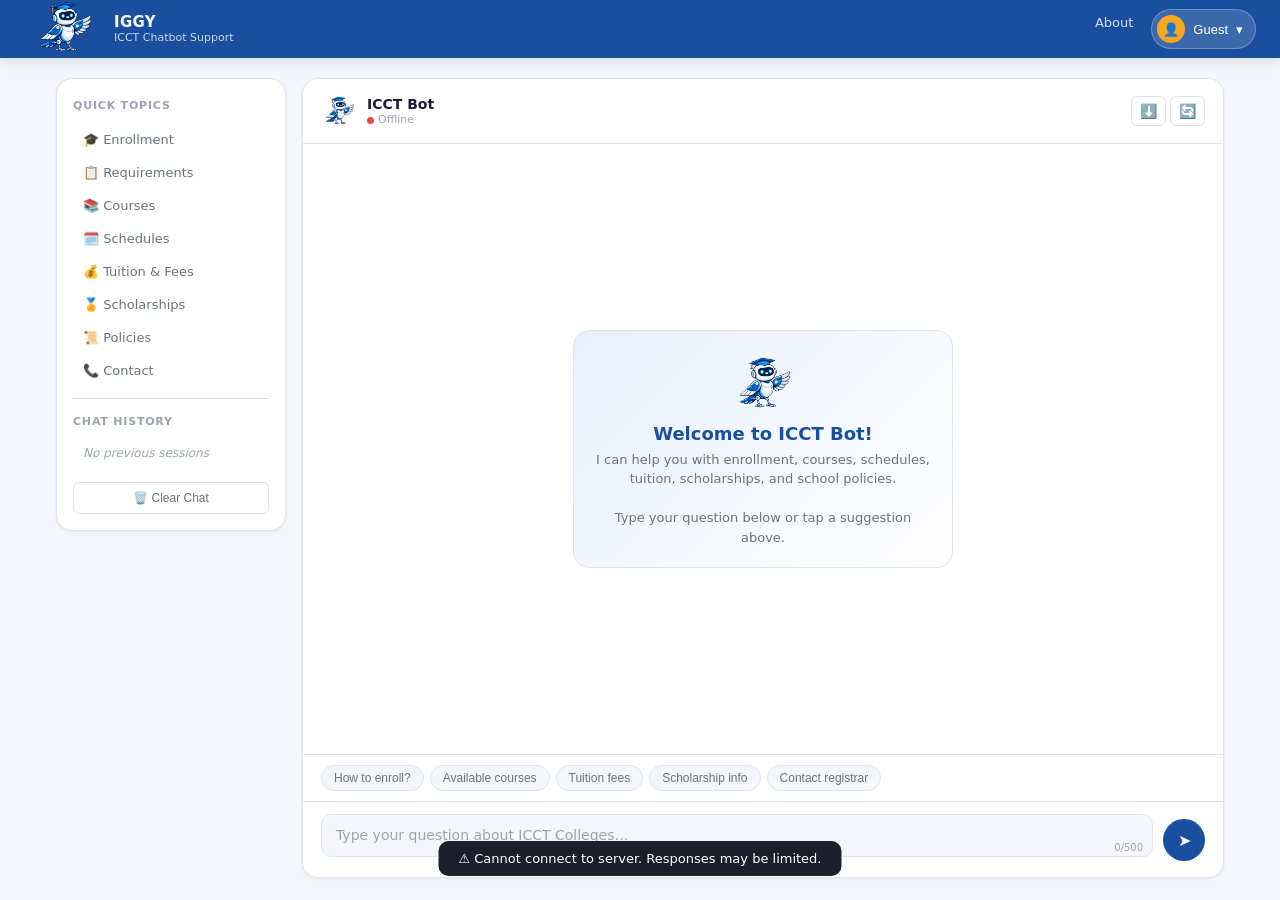
<file: index.html>
<!DOCTYPE html>
<html lang="en">
<head>
  <meta charset="UTF-8" />
  <meta name="viewport" content="width=device-width, initial-scale=1.0"/>
  <title>IGGY – ICCT Chatbot Support</title>
  <link rel="stylesheet" href="css/style.css" />
  <link rel="icon" href="data:image/svg+xml,<svg xmlns='http://www.w3.org/2000/svg' viewBox='0 0 100 100'><text y='.9em' font-size='90'>🎓</text></svg>"/>
</head>
<body>

  <!-- ===== HEADER ===== -->
  <header class="site-header">
  <a href="index.html" class="header-brand" style="text-decoration:none; color:inherit;">
      <img src="Iggy.png" alt="Iggy" class="welcome-icon-img"/>
      <div class="brand-text">
        <span class="brand-name">IGGY</span>
        <span class="brand-tagline">ICCT Chatbot Support</span>
      </div>
    </a>
    <nav class="header-nav">
      <a href="about.html" class="nav-link" data-page="about">About</a>
      <div class="profile-menu" id="profile-menu">
        <button class="profile-btn" id="profile-btn" onclick="ChatApp.toggleProfile()">
          <div class="profile-avatar" id="profile-avatar">👤</div>
          <span id="profile-name">Guest</span> ▾
        </button>
        <div class="profile-dropdown" id="profile-dropdown">
          <div class="profile-card">
            <div class="profile-avatar-lg" id="profile-avatar-lg">👤</div>
            <div class="profile-info">
              <div class="profile-fullname" id="profile-fullname">Guest User</div>
              <div class="profile-email" id="profile-email">—</div>
              <div class="profile-studentid" id="profile-studentid"></div>
            </div>
          </div>
          <div class="profile-divider"></div>
          <button class="profile-logout" onclick="ChatApp.logout()">🚪 Logout</button>
        </div>
      </div>
    </nav>
  </header>

  <!-- ===== MAIN CONTENT ===== -->
  <main class="main-layout">

    <!-- SIDEBAR -->
    <aside class="sidebar">
      <h3 class="sidebar-title">Quick Topics</h3>
      <ul class="topic-list" id="topic-list">
        <li class="topic-item" data-query="How do I enroll at ICCT Colleges?">🎓 Enrollment</li>
        <li class="topic-item" data-query="What are the admission requirements?">📋 Requirements</li>
        <li class="topic-item" data-query="What courses are available at ICCT?">📚 Courses</li>
        <li class="topic-item" data-query="What is the class schedule format?">🗓️ Schedules</li>
        <li class="topic-item" data-query="What are the tuition fees and payment options?">💰 Tuition & Fees</li>
        <li class="topic-item" data-query="What scholarships are available?">🏅 Scholarships</li>
        <li class="topic-item" data-query="What are the school rules and policies?">📜 Policies</li>
        <li class="topic-item" data-query="How do I contact the registrar?">📞 Contact</li>
      </ul>

      <div class="sidebar-divider"></div>

      <h3 class="sidebar-title">Chat History</h3>
      <ul class="history-list" id="history-list">
        <li class="history-empty">No previous sessions</li>
      </ul>

      <button class="clear-btn" id="clear-btn" onclick="ChatApp.clearChat()">
        🗑️ Clear Chat
      </button>
    </aside>

    <!-- CHAT AREA -->
    <section class="chat-container" role="main" aria-label="Chat interface">

      <!-- Chat header -->
      <div class="chat-header">
        <div class="bot-info">
          <img src="Iggy.png" alt="Iggy" class="brand-logo-img"/>
          <div class="bot-details">
            <span class="bot-name">ICCT Bot</span>
            <span class="bot-status" id="bot-status">
              <span class="status-dot"></span> Online
            </span>
          </div>
        </div>
        <div class="chat-actions">
          <button class="icon-btn" onclick="ChatApp.exportChat()" title="Export chat">⬇️</button>
          <button class="icon-btn" onclick="ChatApp.clearChat()" title="New chat">🔄</button>
        </div>
      </div>

      <!-- Messages -->
      <div class="messages-area" id="messages-area" role="log" aria-live="polite" aria-label="Chat messages">
        <!-- Welcome message injected by JS -->
      </div>

      <!-- Suggestions bar -->
      <div class="suggestions-bar" id="suggestions-bar">
        <button class="suggestion-chip" onclick="ChatApp.sendSuggestion(this)">How to enroll?</button>
        <button class="suggestion-chip" onclick="ChatApp.sendSuggestion(this)">Available courses</button>
        <button class="suggestion-chip" onclick="ChatApp.sendSuggestion(this)">Tuition fees</button>
        <button class="suggestion-chip" onclick="ChatApp.sendSuggestion(this)">Scholarship info</button>
        <button class="suggestion-chip" onclick="ChatApp.sendSuggestion(this)">Contact registrar</button>
      </div>

      <!-- Input area -->
      <div class="input-area">
        <div class="input-wrapper">
          <textarea
            id="user-input"
            class="user-input"
            placeholder="Type your question about ICCT Colleges…"
            rows="1"
            maxlength="500"
            aria-label="Type your message"
          ></textarea>
          <span class="char-count" id="char-count">0/500</span>
        </div>
        <button class="send-btn" id="send-btn" aria-label="Send message" onclick="ChatApp.sendMessage()">
          ➤
        </button>
      </div>

    </section>
  </main>

  <!-- ===== TOAST NOTIFICATION ===== -->
  <div class="toast" id="toast" role="alert" aria-live="assertive"></div>

  <style>
    .profile-menu { position: relative; }
    .profile-btn {
      display: flex; align-items: center; gap: 8px;
      background: rgba(255,255,255,.15);
      border: 1px solid rgba(255,255,255,.25);
      color: #fff; border-radius: 20px;
      padding: 5px 12px 5px 5px;
      cursor: pointer; font-size: 13px; font-weight: 500;
      transition: background .18s;
    }
    .profile-btn:hover { background: rgba(255,255,255,.25); }
    .profile-avatar {
      width: 28px; height: 28px; border-radius: 50%;
      background: var(--accent); color: #fff;
      display: flex; align-items: center; justify-content: center;
      font-size: 13px; font-weight: 700;
    }
    .profile-dropdown {
      display: none; position: absolute; right: 0; top: calc(100% + 8px);
      background: #fff; border: 1px solid var(--border);
      border-radius: 12px; box-shadow: 0 8px 24px rgba(0,0,0,.12);
      min-width: 240px; z-index: 200; overflow: hidden;
    }
    .profile-dropdown.open { display: block; }
    .profile-card {
      display: flex; align-items: center; gap: 12px; padding: 16px;
    }
    .profile-avatar-lg {
      width: 48px; height: 48px; border-radius: 50%;
      background: var(--primary); color: #fff;
      display: flex; align-items: center; justify-content: center;
      font-size: 20px; font-weight: 700; flex-shrink: 0;
    }
    .profile-info { display: flex; flex-direction: column; gap: 2px; min-width: 0; }
    .profile-fullname { font-size: 14px; font-weight: 700; color: var(--text); }
    .profile-email { font-size: 12px; color: var(--text-muted); word-break: break-all; }
    .profile-studentid { font-size: 11px; color: var(--text-light); }
    .profile-divider { border: none; border-top: 1px solid var(--border); }
    .profile-logout {
      width: 100%; padding: 12px 16px; background: none; border: none;
      text-align: left; font-size: 13px; color: var(--danger);
      cursor: pointer; transition: background .18s;
    }
    .profile-logout:hover { background: #fff0f0; }
  </style>

  <!-- ===== SCRIPTS ===== -->
  <script src="js/utils.js"></script>
  <script src="js/api.js"></script>
  <script src="js/chat.js"></script>
  <script src="js/app.js"></script>

</body>
</html>
</file>
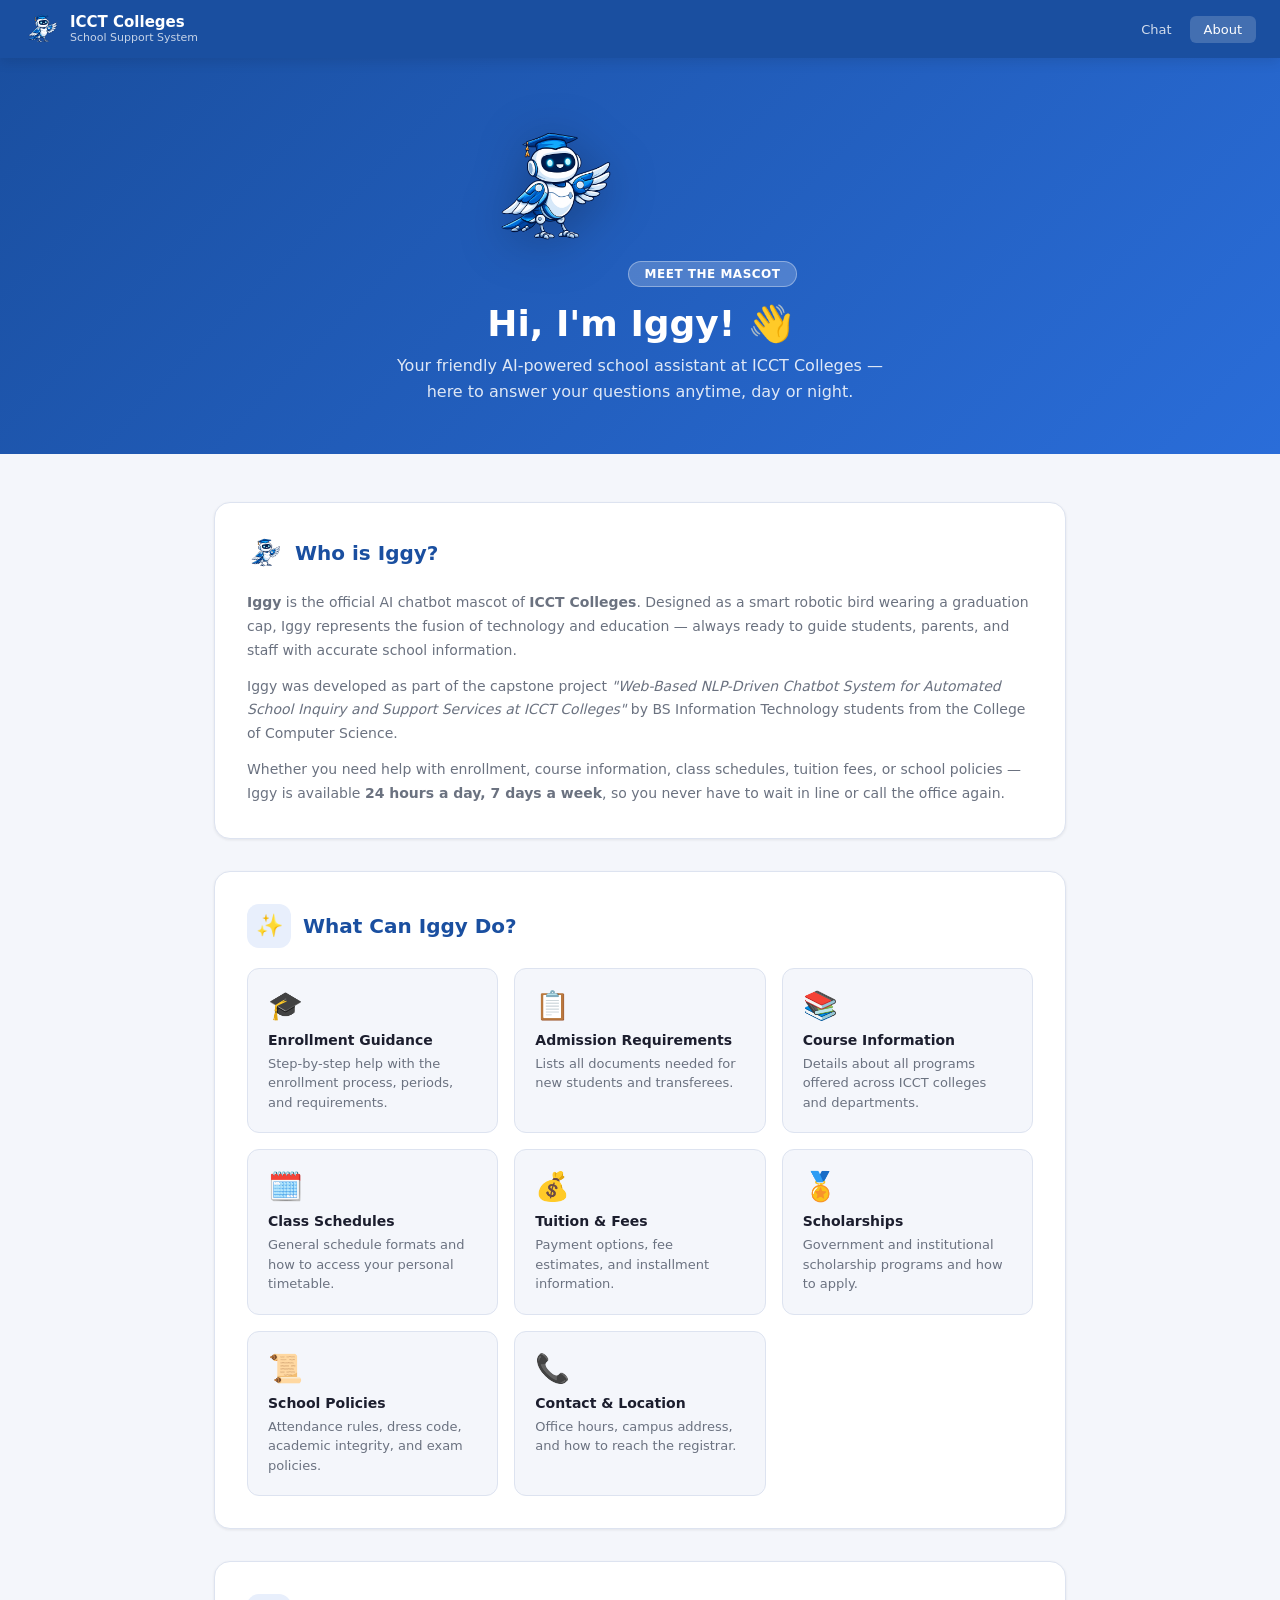
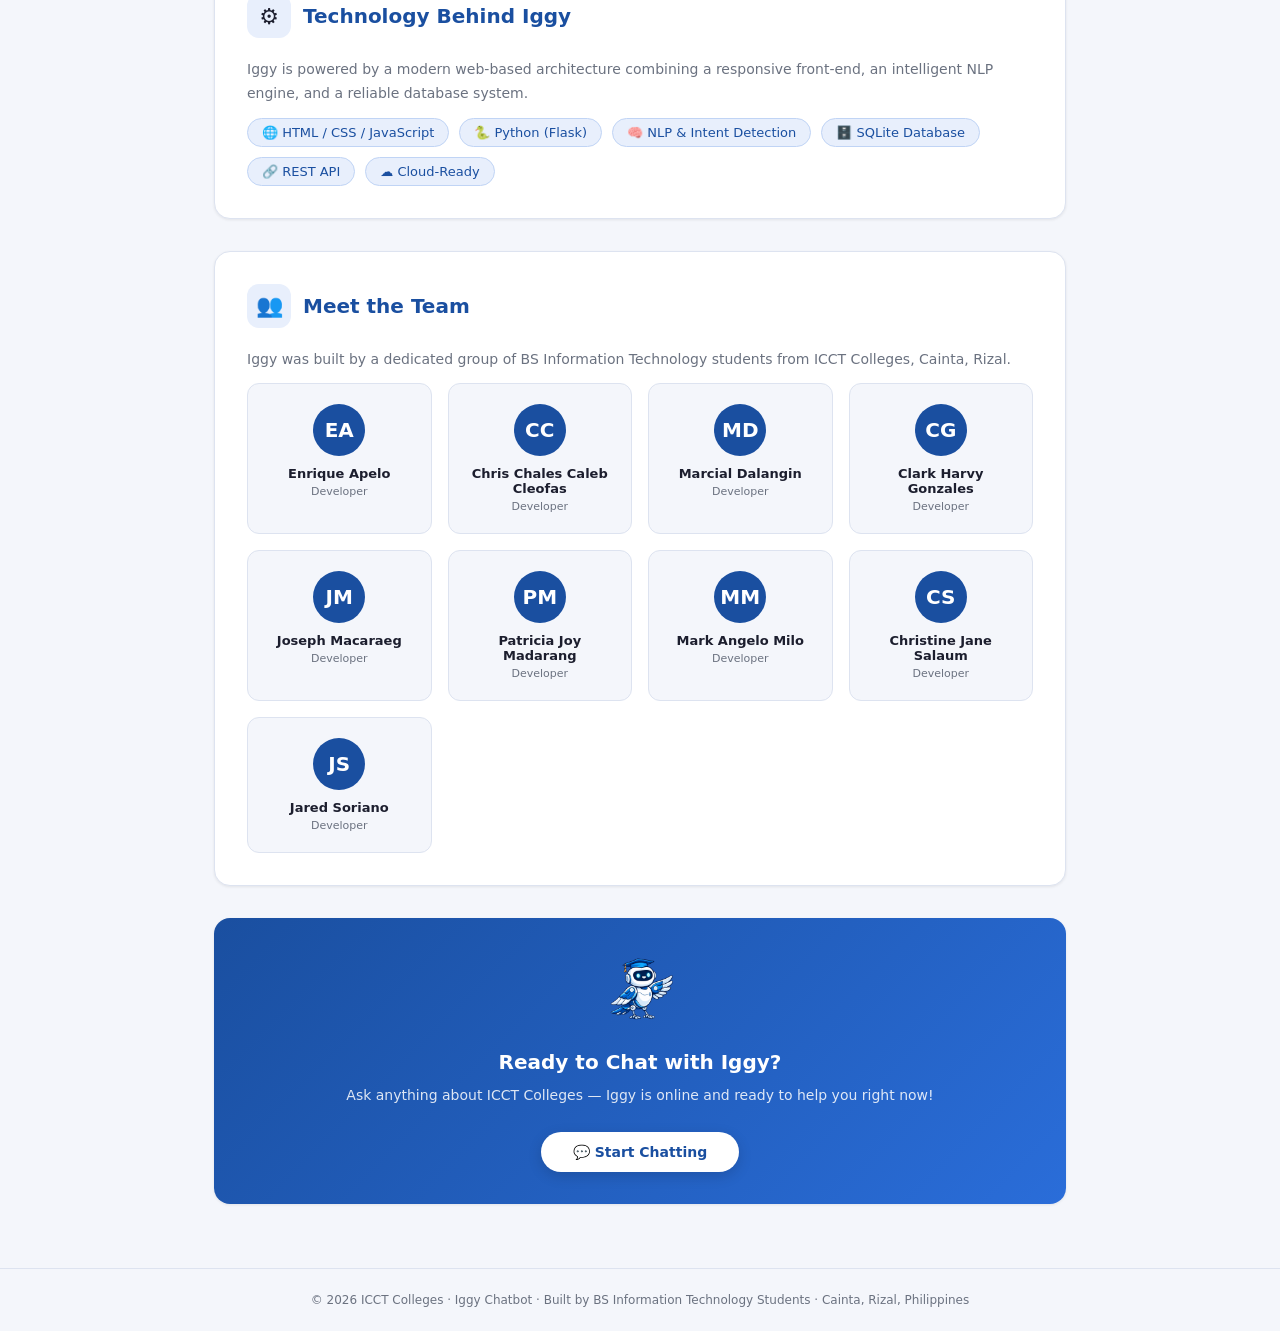
<file: about.html>
<!DOCTYPE html>
<html lang="en">
<head>
  <meta charset="UTF-8" />
  <meta name="viewport" content="width=device-width, initial-scale=1.0"/>
  <title>About Iggy – ICCT Colleges Chatbot</title>
  <style>
    *, *::before, *::after { box-sizing: border-box; margin: 0; padding: 0; }

    :root {
      --primary:       #1a4fa0;
      --primary-dark:  #0e337a;
      --primary-light: #e8effc;
      --accent:        #f5a623;
      --bg:            #f4f6fb;
      --surface:       #ffffff;
      --border:        #dde3f0;
      --text:          #1c1e2e;
      --text-muted:    #6b7280;
      --font:          'Segoe UI', system-ui, sans-serif;
    }

    body {
      font-family: var(--font);
      background: var(--bg);
      color: var(--text);
      min-height: 100vh;
    }

    /* ── Header ── */
    .site-header {
      background: var(--primary);
      color: #fff;
      padding: 0 24px;
      height: 58px;
      display: flex;
      align-items: center;
      justify-content: space-between;
      box-shadow: 0 4px 12px rgba(0,0,0,.10);
      position: sticky;
      top: 0;
      z-index: 100;
    }

    .header-brand { display: flex; align-items: center; gap: 10px; }
    .brand-logo-img { width: 36px; height: 36px; object-fit: contain; }
    .brand-text { display: flex; flex-direction: column; line-height: 1.2; }
    .brand-name { font-size: 15px; font-weight: 700; }
    .brand-tagline { font-size: 11px; opacity: .75; }

    .header-nav { display: flex; gap: 4px; }
    .nav-link {
      color: rgba(255,255,255,.8);
      text-decoration: none;
      padding: 6px 14px;
      border-radius: 6px;
      font-size: 13px;
      font-weight: 500;
      transition: background .18s;
    }
    .nav-link:hover, .nav-link.active {
      background: rgba(255,255,255,.18);
      color: #fff;
    }

    /* ── Hero ── */
    .hero {
      background: linear-gradient(135deg, var(--primary) 0%, #2a6dd9 100%);
      color: #fff;
      text-align: center;
      padding: 60px 24px 50px;
    }

    .hero-img {
      width: 140px;
      height: 140px;
      object-fit: contain;
      filter: drop-shadow(0 8px 24px rgba(0,0,0,.25));
      margin-bottom: 20px;
      animation: float 3s ease-in-out infinite;
    }

    @keyframes float {
      0%, 100% { transform: translateY(0); }
      50%       { transform: translateY(-10px); }
    }

    .hero h1 { font-size: 36px; font-weight: 800; margin-bottom: 8px; }
    .hero p  { font-size: 16px; opacity: .85; max-width: 500px; margin: 0 auto; line-height: 1.6; }

    .hero-badge {
      display: inline-block;
      background: rgba(255,255,255,.2);
      border: 1px solid rgba(255,255,255,.35);
      border-radius: 20px;
      padding: 5px 16px;
      font-size: 12px;
      font-weight: 600;
      letter-spacing: .5px;
      margin-bottom: 16px;
      text-transform: uppercase;
    }

    /* ── Main Content ── */
    .content {
      max-width: 900px;
      margin: 0 auto;
      padding: 48px 24px 64px;
      display: flex;
      flex-direction: column;
      gap: 32px;
    }

    /* ── Cards ── */
    .card {
      background: var(--surface);
      border: 1px solid var(--border);
      border-radius: 16px;
      padding: 32px;
      box-shadow: 0 1px 3px rgba(0,0,0,.08);
    }

    .card-header {
      display: flex;
      align-items: center;
      gap: 12px;
      margin-bottom: 20px;
    }

    .card-icon {
      width: 44px; height: 44px;
      border-radius: 12px;
      background: var(--primary-light);
      display: flex; align-items: center; justify-content: center;
      font-size: 22px;
      flex-shrink: 0;
    }

    .card h2 { font-size: 20px; font-weight: 700; color: var(--primary); }
    .card p  { font-size: 14px; color: var(--text-muted); line-height: 1.7; margin-bottom: 12px; }
    .card p:last-child { margin-bottom: 0; }

    /* ── Features Grid ── */
    .features-grid {
      display: grid;
      grid-template-columns: repeat(auto-fit, minmax(220px, 1fr));
      gap: 16px;
    }

    .feature-item {
      background: var(--bg);
      border: 1px solid var(--border);
      border-radius: 12px;
      padding: 20px;
      transition: transform .18s, box-shadow .18s;
    }
    .feature-item:hover {
      transform: translateY(-3px);
      box-shadow: 0 6px 20px rgba(26,79,160,.12);
    }

    .feature-icon { font-size: 28px; margin-bottom: 10px; }
    .feature-title { font-size: 14px; font-weight: 600; margin-bottom: 6px; color: var(--text); }
    .feature-desc  { font-size: 13px; color: var(--text-muted); line-height: 1.5; }

    /* ── Team ── */
    .team-grid {
      display: grid;
      grid-template-columns: repeat(auto-fit, minmax(160px, 1fr));
      gap: 16px;
    }

    .team-card {
      background: var(--bg);
      border: 1px solid var(--border);
      border-radius: 12px;
      padding: 20px 16px;
      text-align: center;
      transition: transform .18s;
    }
    .team-card:hover { transform: translateY(-3px); }

    .team-avatar {
      width: 52px; height: 52px;
      border-radius: 50%;
      background: var(--primary);
      color: #fff;
      font-size: 20px;
      font-weight: 700;
      display: flex; align-items: center; justify-content: center;
      margin: 0 auto 10px;
    }

    .team-name { font-size: 13px; font-weight: 600; color: var(--text); margin-bottom: 4px; }
    .team-role { font-size: 11px; color: var(--text-muted); }

    /* ── Tech Stack ── */
    .tech-list {
      display: flex;
      flex-wrap: wrap;
      gap: 10px;
      margin-top: 4px;
    }

    .tech-badge {
      display: flex;
      align-items: center;
      gap: 6px;
      background: var(--primary-light);
      color: var(--primary);
      border: 1px solid #c0d4f5;
      border-radius: 20px;
      padding: 6px 14px;
      font-size: 13px;
      font-weight: 500;
    }

    /* ── CTA ── */
    .cta-card {
      background: linear-gradient(135deg, var(--primary) 0%, #2a6dd9 100%);
      color: #fff;
      text-align: center;
      border: none;
    }

    .cta-card h2 { color: #fff; margin-bottom: 10px; }
    .cta-card p  { color: rgba(255,255,255,.85); margin-bottom: 24px; }

    .cta-btn {
      display: inline-block;
      background: #fff;
      color: var(--primary);
      font-weight: 700;
      font-size: 14px;
      padding: 12px 32px;
      border-radius: 30px;
      text-decoration: none;
      transition: transform .15s, box-shadow .15s;
      box-shadow: 0 4px 14px rgba(0,0,0,.15);
    }
    .cta-btn:hover {
      transform: translateY(-2px);
      box-shadow: 0 8px 24px rgba(0,0,0,.2);
    }

    /* ── Footer ── */
    .footer {
      text-align: center;
      padding: 24px;
      font-size: 12px;
      color: var(--text-muted);
      border-top: 1px solid var(--border);
    }

    @media (max-width: 600px) {
      .hero h1 { font-size: 26px; }
      .card { padding: 20px; }
      .header-nav { display: none; }
    }
  </style>
</head>
<body>

  <!-- ── Header ── -->
  <header class="site-header">
    <div class="header-brand">
      <img src="Iggy.png" alt="Iggy" class="brand-logo-img"/>
      <div class="brand-text">
        <span class="brand-name">ICCT Colleges</span>
        <span class="brand-tagline">School Support System</span>
      </div>
    </div>
    <nav class="header-nav">
      <a href="index.html" class="nav-link">Chat</a>
      <a href="about.html" class="nav-link active">About</a>
    </nav>
  </header>

  <!-- ── Hero ── -->
  <section class="hero">
    <img src="Iggy.png" alt="Iggy the ICCT Chatbot Mascot" class="hero-img"/>
    <div class="hero-badge">Meet the Mascot</div>
    <h1>Hi, I'm Iggy! 👋</h1>
    <p>Your friendly AI-powered school assistant at ICCT Colleges — here to answer your questions anytime, day or night.</p>
  </section>

  <!-- ── Content ── -->
  <main class="content">

    <!-- About Iggy -->
    <div class="card">
      <div class="card-header">
        <img src="Iggy.png" alt="Iggy" class="brand-logo-img"/>
        <h2>Who is Iggy?</h2>
      </div>
      <p>
        <strong>Iggy</strong> is the official AI chatbot mascot of <strong>ICCT Colleges</strong>. Designed as a smart robotic bird wearing a graduation cap, Iggy represents the fusion of technology and education — always ready to guide students, parents, and staff with accurate school information.
      </p>
      <p>
        Iggy was developed as part of the capstone project <em>"Web-Based NLP-Driven Chatbot System for Automated School Inquiry and Support Services at ICCT Colleges"</em> by BS Information Technology students from the College of Computer Science.
      </p>
      <p>
        Whether you need help with enrollment, course information, class schedules, tuition fees, or school policies — Iggy is available <strong>24 hours a day, 7 days a week</strong>, so you never have to wait in line or call the office again.
      </p>
    </div>

    <!-- Features -->
    <div class="card">
      <div class="card-header">
        <div class="card-icon">✨</div>
        <h2>What Can Iggy Do?</h2>
      </div>
      <div class="features-grid">
        <div class="feature-item">
          <div class="feature-icon">🎓</div>
          <div class="feature-title">Enrollment Guidance</div>
          <div class="feature-desc">Step-by-step help with the enrollment process, periods, and requirements.</div>
        </div>
        <div class="feature-item">
          <div class="feature-icon">📋</div>
          <div class="feature-title">Admission Requirements</div>
          <div class="feature-desc">Lists all documents needed for new students and transferees.</div>
        </div>
        <div class="feature-item">
          <div class="feature-icon">📚</div>
          <div class="feature-title">Course Information</div>
          <div class="feature-desc">Details about all programs offered across ICCT colleges and departments.</div>
        </div>
        <div class="feature-item">
          <div class="feature-icon">🗓️</div>
          <div class="feature-title">Class Schedules</div>
          <div class="feature-desc">General schedule formats and how to access your personal timetable.</div>
        </div>
        <div class="feature-item">
          <div class="feature-icon">💰</div>
          <div class="feature-title">Tuition & Fees</div>
          <div class="feature-desc">Payment options, fee estimates, and installment information.</div>
        </div>
        <div class="feature-item">
          <div class="feature-icon">🏅</div>
          <div class="feature-title">Scholarships</div>
          <div class="feature-desc">Government and institutional scholarship programs and how to apply.</div>
        </div>
        <div class="feature-item">
          <div class="feature-icon">📜</div>
          <div class="feature-title">School Policies</div>
          <div class="feature-desc">Attendance rules, dress code, academic integrity, and exam policies.</div>
        </div>
        <div class="feature-item">
          <div class="feature-icon">📞</div>
          <div class="feature-title">Contact & Location</div>
          <div class="feature-desc">Office hours, campus address, and how to reach the registrar.</div>
        </div>
      </div>
    </div>

    <!-- Tech Stack -->
    <div class="card">
      <div class="card-header">
        <div class="card-icon">⚙️</div>
        <h2>Technology Behind Iggy</h2>
      </div>
      <p>Iggy is powered by a modern web-based architecture combining a responsive front-end, an intelligent NLP engine, and a reliable database system.</p>
      <div class="tech-list">
        <span class="tech-badge">🌐 HTML / CSS / JavaScript</span>
        <span class="tech-badge">🐍 Python (Flask)</span>
        <span class="tech-badge">🧠 NLP & Intent Detection</span>
        <span class="tech-badge">🗄️ SQLite Database</span>
        <span class="tech-badge">🔗 REST API</span>
        <span class="tech-badge">☁️ Cloud-Ready</span>
      </div>
    </div>

    <!-- Team -->
    <div class="card">
      <div class="card-header">
        <div class="card-icon">👥</div>
        <h2>Meet the Team</h2>
      </div>
      <p>Iggy was built by a dedicated group of BS Information Technology students from ICCT Colleges, Cainta, Rizal.</p>
      <div class="team-grid">
        <div class="team-card">
          <div class="team-avatar">EA</div>
          <div class="team-name">Enrique Apelo</div>
          <div class="team-role">Developer</div>
        </div>
        <div class="team-card">
          <div class="team-avatar">CC</div>
          <div class="team-name">Chris Chales Caleb Cleofas</div>
          <div class="team-role">Developer</div>
        </div>
        <div class="team-card">
          <div class="team-avatar">MD</div>
          <div class="team-name">Marcial Dalangin</div>
          <div class="team-role">Developer</div>
        </div>
        <div class="team-card">
          <div class="team-avatar">CG</div>
          <div class="team-name">Clark Harvy Gonzales</div>
          <div class="team-role">Developer</div>
        </div>
        <div class="team-card">
          <div class="team-avatar">JM</div>
          <div class="team-name">Joseph Macaraeg</div>
          <div class="team-role">Developer</div>
        </div>
        <div class="team-card">
          <div class="team-avatar">PM</div>
          <div class="team-name">Patricia Joy Madarang</div>
          <div class="team-role">Developer</div>
        </div>
        <div class="team-card">
          <div class="team-avatar">MM</div>
          <div class="team-name">Mark Angelo Milo</div>
          <div class="team-role">Developer</div>
        </div>
        <div class="team-card">
          <div class="team-avatar">CS</div>
          <div class="team-name">Christine Jane Salaum</div>
          <div class="team-role">Developer</div>
        </div>
        <div class="team-card">
          <div class="team-avatar">JS</div>
          <div class="team-name">Jared Soriano</div>
          <div class="team-role">Developer</div>
        </div>
      </div>
    </div>
    <!-- CTA -->
    <div class="card cta-card">
      <img src="Iggy.png" alt="Iggy" style="width:80px;height:80px;object-fit:contain;margin-bottom:16px;"/>
      <h2>Ready to Chat with Iggy?</h2>
      <p>Ask anything about ICCT Colleges — Iggy is online and ready to help you right now!</p>
      <a href="index.html" class="cta-btn">💬 Start Chatting</a>
    </div>

  </main>

  <!-- ── Footer ── -->
  <footer class="footer">
    © 2026 ICCT Colleges · Iggy Chatbot · Built by BS Information Technology Students · Cainta, Rizal, Philippines
  </footer>

</body>
</html>
</file>
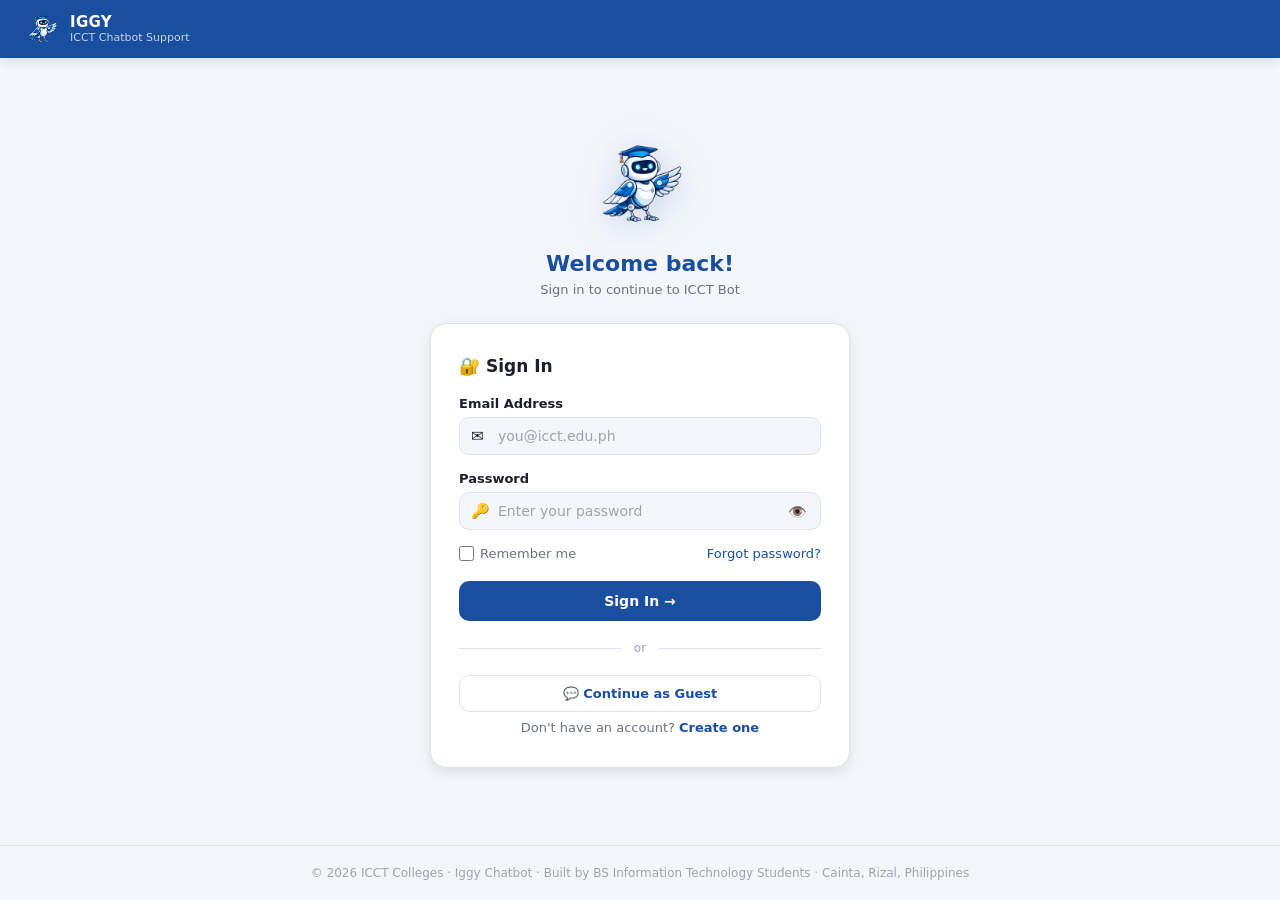
<file: login.html>
<!DOCTYPE html>
<html lang="en">
<head>
  <meta charset="UTF-8" />
  <meta name="viewport" content="width=device-width, initial-scale=1.0"/>
  <title>Login – ICCT Colleges Chatbot</title>
  <style>
    *, *::before, *::after { box-sizing: border-box; margin: 0; padding: 0; }

    :root {
      --primary:       #1a4fa0;
      --primary-dark:  #0e337a;
      --primary-light: #e8effc;
      --accent:        #f5a623;
      --success:       #27ae60;
      --danger:        #e74c3c;
      --bg:            #f4f6fb;
      --surface:       #ffffff;
      --border:        #dde3f0;
      --text:          #1c1e2e;
      --text-muted:    #6b7280;
      --text-light:    #9ca3af;
      --font:          'Segoe UI', system-ui, -apple-system, sans-serif;
      --transition:    0.18s ease;
      --radius-sm:     6px;
      --radius-md:     10px;
      --radius-lg:     16px;
      --shadow-sm:     0 1px 3px rgba(0,0,0,.08);
      --shadow-md:     0 4px 12px rgba(0,0,0,.10);
    }

    body {
      font-family: var(--font);
      background: var(--bg);
      color: var(--text);
      min-height: 100vh;
      display: flex;
      flex-direction: column;
    }

    /* ── Header ── */
    .site-header {
      background: var(--primary);
      color: #fff;
      padding: 0 24px;
      height: 58px;
      display: flex;
      align-items: center;
      justify-content: space-between;
      box-shadow: var(--shadow-md);
      position: sticky;
      top: 0;
      z-index: 100;
    }

    .header-brand { display: flex; align-items: center; gap: 10px; }
    .brand-logo-img { width: 36px; height: 36px; object-fit: contain; }
    .brand-text { display: flex; flex-direction: column; line-height: 1.2; }
    .brand-name { font-size: 15px; font-weight: 700; letter-spacing: .3px; }
    .brand-tagline { font-size: 11px; opacity: .75; }

    .header-nav { display: flex; gap: 4px; }
    .nav-link {
      color: rgba(255,255,255,.8);
      text-decoration: none;
      padding: 6px 14px;
      border-radius: var(--radius-sm);
      font-size: 13px;
      font-weight: 500;
      transition: background var(--transition);
    }
    .nav-link:hover { background: rgba(255,255,255,.18); color: #fff; }

    /* ── Page body ── */
    .page-body {
      flex: 1;
      display: flex;
      align-items: center;
      justify-content: center;
      padding: 40px 16px;
    }

    /* ── Login card ── */
    .login-wrapper {
      width: 100%;
      max-width: 420px;
      display: flex;
      flex-direction: column;
      align-items: center;
      gap: 24px;
    }

    /* Mascot + greeting */
    .login-hero {
      text-align: center;
    }

    .iggy-img {
      width: 100px;
      height: 100px;
      object-fit: contain;
      filter: drop-shadow(0 6px 18px rgba(26,79,160,.20));
      animation: float 3s ease-in-out infinite;
      margin-bottom: 12px;
    }

    @keyframes float {
      0%, 100% { transform: translateY(0); }
      50%       { transform: translateY(-8px); }
    }

    .login-hero h1 {
      font-size: 22px;
      font-weight: 800;
      color: var(--primary);
      margin-bottom: 4px;
    }

    .login-hero p {
      font-size: 13px;
      color: var(--text-muted);
      line-height: 1.5;
    }

    /* Card */
    .login-card {
      background: var(--surface);
      border: 1px solid var(--border);
      border-radius: var(--radius-lg);
      padding: 32px 28px;
      width: 100%;
      box-shadow: var(--shadow-md);
    }

    .card-title {
      font-size: 17px;
      font-weight: 700;
      color: var(--text);
      margin-bottom: 20px;
      display: flex;
      align-items: center;
      gap: 8px;
    }

    /* Form */
    .form-group {
      display: flex;
      flex-direction: column;
      gap: 6px;
      margin-bottom: 16px;
    }

    .form-label {
      font-size: 13px;
      font-weight: 600;
      color: var(--text);
    }

    .input-wrap {
      position: relative;
    }

    .input-icon {
      position: absolute;
      left: 12px;
      top: 50%;
      transform: translateY(-50%);
      font-size: 15px;
      pointer-events: none;
      line-height: 1;
    }

    .form-input {
      width: 100%;
      padding: 10px 42px 10px 38px;
      border: 1px solid var(--border);
      border-radius: var(--radius-md);
      font-family: var(--font);
      font-size: 14px;
      color: var(--text);
      background: var(--bg);
      transition: border-color var(--transition), background var(--transition);
    }

    .form-input:focus {
      outline: none;
      border-color: var(--primary);
      background: #fff;
      box-shadow: 0 0 0 3px rgba(26,79,160,.10);
    }

    .form-input::placeholder { color: var(--text-light); }

    /* Password toggle */
    .toggle-pw {
      position: absolute;
      right: 12px;
      top: 50%;
      transform: translateY(-50%);
      background: none;
      border: none;
      cursor: pointer;
      font-size: 15px;
      color: var(--text-light);
      padding: 2px;
      line-height: 1;
      transition: color var(--transition);
    }
    .toggle-pw:hover { color: var(--primary); }

    /* Error message */
    .field-error {
      font-size: 11px;
      color: var(--danger);
      display: none;
    }
    .form-group.has-error .form-input {
      border-color: var(--danger);
      background: #fff8f8;
    }
    .form-group.has-error .field-error { display: block; }

    /* Options row */
    .form-options {
      display: flex;
      align-items: center;
      justify-content: space-between;
      margin-bottom: 20px;
    }

    .remember-label {
      display: flex;
      align-items: center;
      gap: 6px;
      font-size: 13px;
      color: var(--text-muted);
      cursor: pointer;
    }

    .remember-label input[type="checkbox"] {
      accent-color: var(--primary);
      width: 15px;
      height: 15px;
    }

    .forgot-link {
      font-size: 13px;
      color: var(--primary);
      text-decoration: none;
      font-weight: 500;
      transition: color var(--transition);
    }
    .forgot-link:hover { color: var(--primary-dark); text-decoration: underline; }

    /* Submit button */
    .login-btn {
      width: 100%;
      padding: 12px;
      background: var(--primary);
      color: #fff;
      border: none;
      border-radius: var(--radius-md);
      font-family: var(--font);
      font-size: 14px;
      font-weight: 700;
      cursor: pointer;
      transition: background var(--transition), transform var(--transition);
      display: flex;
      align-items: center;
      justify-content: center;
      gap: 8px;
    }
    .login-btn:hover { background: var(--primary-dark); }
    .login-btn:active { transform: scale(.98); }
    .login-btn:disabled {
      background: var(--border);
      cursor: not-allowed;
      transform: none;
    }

    /* Spinner inside button */
    .btn-spinner {
      width: 16px; height: 16px;
      border: 2px solid rgba(255,255,255,.4);
      border-top-color: #fff;
      border-radius: 50%;
      animation: spin .7s linear infinite;
      display: none;
    }
    @keyframes spin { to { transform: rotate(360deg); } }

    /* Divider */
    .divider {
      display: flex;
      align-items: center;
      gap: 12px;
      margin: 20px 0;
      color: var(--text-light);
      font-size: 12px;
    }
    .divider::before, .divider::after {
      content: '';
      flex: 1;
      border-top: 1px solid var(--border);
    }

    /* Guest / register links */
    .alt-actions {
      display: flex;
      flex-direction: column;
      gap: 8px;
    }

    .guest-btn {
      width: 100%;
      padding: 10px;
      background: transparent;
      color: var(--primary);
      border: 1px solid var(--border);
      border-radius: var(--radius-md);
      font-family: var(--font);
      font-size: 13px;
      font-weight: 600;
      cursor: pointer;
      transition: all var(--transition);
      text-align: center;
      text-decoration: none;
      display: block;
    }
    .guest-btn:hover {
      background: var(--primary-light);
      border-color: var(--primary);
    }

    .register-text {
      text-align: center;
      font-size: 13px;
      color: var(--text-muted);
    }
    .register-text a {
      color: var(--primary);
      font-weight: 600;
      text-decoration: none;
    }
    .register-text a:hover { text-decoration: underline; }

    /* ── Alert banner (inline feedback) ── */
    .alert {
      display: none;
      padding: 10px 14px;
      border-radius: var(--radius-md);
      font-size: 13px;
      margin-bottom: 16px;
      align-items: center;
      gap: 8px;
    }
    .alert.show { display: flex; }
    .alert-error   { background: #fff0f0; border: 1px solid #f5c0bb; color: var(--danger); }
    .alert-success { background: #f0faf4; border: 1px solid #a8d9bc; color: var(--success); }

    /* ── Footer ── */
    .footer {
      text-align: center;
      padding: 20px;
      font-size: 12px;
      color: var(--text-light);
      border-top: 1px solid var(--border);
    }

    /* ── Toast ── */
    .toast {
      position: fixed;
      bottom: 24px; left: 50%;
      transform: translateX(-50%) translateY(20px);
      background: #1c1e2e;
      color: #fff;
      padding: 10px 20px;
      border-radius: var(--radius-md);
      font-size: 13px;
      opacity: 0;
      pointer-events: none;
      transition: all .3s ease;
      z-index: 999;
    }
    .toast.show { opacity: 1; transform: translateX(-50%) translateY(0); }

    @media (max-width: 480px) {
      .login-card { padding: 24px 18px; }
      .header-nav { display: none; }
    }
  </style>
</head>
<body>

  <!-- ── Header ── -->
  <header class="site-header">
    <div class="header-brand">
      <img src="Iggy.png" alt="Iggy" class="brand-logo-img"/>
      <div class="brand-text">
        <span class="brand-name">IGGY</span>
        <span class="brand-tagline">ICCT Chatbot Support</span>
      </div>
    </div>
  </header>

  <!-- ── Page ── -->
  <div class="page-body">
    <div class="login-wrapper">

      <!-- Hero -->
      <div class="login-hero">
        <img src="Iggy.png" alt="Iggy the ICCT Chatbot" class="iggy-img"/>
        <h1>Welcome back!</h1>
        <p>Sign in to continue to ICCT Bot</p>
      </div>

      <!-- Card -->
      <div class="login-card">
        <div class="card-title">🔐 Sign In</div>

        <!-- Inline alert -->
        <div class="alert alert-error" id="login-alert" role="alert">
          <span>⚠️</span>
          <span id="alert-text">Incorrect email or password.</span>
        </div>

        <!-- Form -->
        <div class="form-group" id="group-email">
          <label class="form-label" for="email">Email Address</label>
          <div class="input-wrap">
            <span class="input-icon">✉️</span>
            <input
              type="email"
              id="email"
              class="form-input"
              placeholder="you@icct.edu.ph"
              autocomplete="email"
              aria-required="true"
            />
          </div>
          <span class="field-error" id="email-error">Please enter a valid email address.</span>
        </div>

        <div class="form-group" id="group-password">
          <label class="form-label" for="password">Password</label>
          <div class="input-wrap">
            <span class="input-icon">🔑</span>
            <input
              type="password"
              id="password"
              class="form-input"
              placeholder="Enter your password"
              autocomplete="current-password"
              aria-required="true"
            />
            <button class="toggle-pw" type="button" id="toggle-pw" aria-label="Show password" title="Show/hide password">
              👁️
            </button>
          </div>
          <span class="field-error" id="password-error">Password must be at least 6 characters.</span>
        </div>

        <div class="form-options">
          <label class="remember-label">
            <input type="checkbox" id="remember-me" />
            Remember me
          </label>
          <a href="#" class="forgot-link" id="forgot-link">Forgot password?</a>
        </div>

        <button class="login-btn" id="login-btn" type="button">
          <span class="btn-spinner" id="btn-spinner"></span>
          <span id="btn-label">Sign In →</span>
        </button>

        <div class="divider">or</div>

        <div class="alt-actions">
          <a href="index.html" class="guest-btn">💬 Continue as Guest</a>
          <p class="register-text">
            Don't have an account? <a href="register.html">Create one</a>
          </p>
        </div>
      </div>

    </div>
  </div>

  <!-- ── Toast ── -->
  <div class="toast" id="toast" role="alert" aria-live="assertive"></div>

  <!-- ── Footer ── -->
  <footer class="footer">
    © 2026 ICCT Colleges · Iggy Chatbot · Built by BS Information Technology Students · Cainta, Rizal, Philippines
  </footer>

  <script>
    // ── Helpers ──
    function showToast(msg, duration = 3000) {
      const t = document.getElementById('toast');
      t.textContent = msg;
      t.classList.add('show');
      setTimeout(() => t.classList.remove('show'), duration);
    }

    function setLoading(on) {
      const btn = document.getElementById('login-btn');
      const spinner = document.getElementById('btn-spinner');
      const label = document.getElementById('btn-label');
      btn.disabled = on;
      spinner.style.display = on ? 'block' : 'none';
      label.textContent = on ? 'Signing in…' : 'Sign In →';
    }

    function showAlert(msg) {
      const box = document.getElementById('login-alert');
      document.getElementById('alert-text').textContent = msg;
      box.classList.add('show');
    }

    function hideAlert() {
      document.getElementById('login-alert').classList.remove('show');
    }

    function setFieldError(groupId, show) {
      const el = document.getElementById(groupId);
      el.classList.toggle('has-error', show);
    }

    // ── Validate ──
    function validate() {
      const email = document.getElementById('email').value.trim();
      const pw    = document.getElementById('password').value;
      let ok = true;

      const emailOk = /^[^\s@]+@[^\s@]+\.[^\s@]+$/.test(email);
      setFieldError('group-email', !emailOk);
      if (!emailOk) ok = false;

      const pwOk = pw.length >= 6;
      setFieldError('group-password', !pwOk);
      if (!pwOk) ok = false;

      return ok;
    }

    // ── Login handler ──
    document.getElementById('login-btn').addEventListener('click', async () => {
      hideAlert();
      if (!validate()) return;

      setLoading(true);

      try {
        const BASE_URL = 'https://iggy-chatbot-1-oic6.onrender.com/api';
        
        const res = await fetch(`${BASE_URL}/login`, {
          method: 'POST',
          headers: { 'Content-Type': 'application/json' },
          body: JSON.stringify({
            email:    document.getElementById('email').value.trim(),
            password: document.getElementById('password').value,
            remember: document.getElementById('remember-me').checked
          })
        });

        const data = await res.json();
        if (!res.ok) throw new Error(data.message || 'Login failed');

        localStorage.setItem('icct_token', data.token);
        localStorage.setItem('icct_user', JSON.stringify(data.user));
        localStorage.removeItem('icct_guest');
        window.location.href = 'index.html';

      } catch (err) {
        showAlert(err.message || 'Incorrect email or password. Please try again.');
      } finally {
        setLoading(false);
      }
    });

    // ── Password visibility toggle ──
    document.getElementById('toggle-pw').addEventListener('click', () => {
      const pw  = document.getElementById('password');
      const btn = document.getElementById('toggle-pw');
      if (pw.type === 'password') {
        pw.type = 'text';
        btn.textContent = '🙈';
        btn.setAttribute('aria-label', 'Hide password');
      } else {
        pw.type = 'password';
        btn.textContent = '👁️';
        btn.setAttribute('aria-label', 'Show password');
      }
    });

    // ── Enter key submits ──
    ['email', 'password'].forEach(id => {
      document.getElementById(id).addEventListener('keydown', e => {
        if (e.key === 'Enter') document.getElementById('login-btn').click();
      });
    });

    // ── Clear errors on input ──
    document.getElementById('email').addEventListener('input', () => {
      setFieldError('group-email', false); hideAlert();
    });
    document.getElementById('password').addEventListener('input', () => {
      setFieldError('group-password', false); hideAlert();
    });

    // ── Forgot password placeholder ──
    document.getElementById('forgot-link').addEventListener('click', e => {
      e.preventDefault();
      showToast('📧 Password reset — contact your administrator.');
    });
  </script>
</body>
</html>
</file>
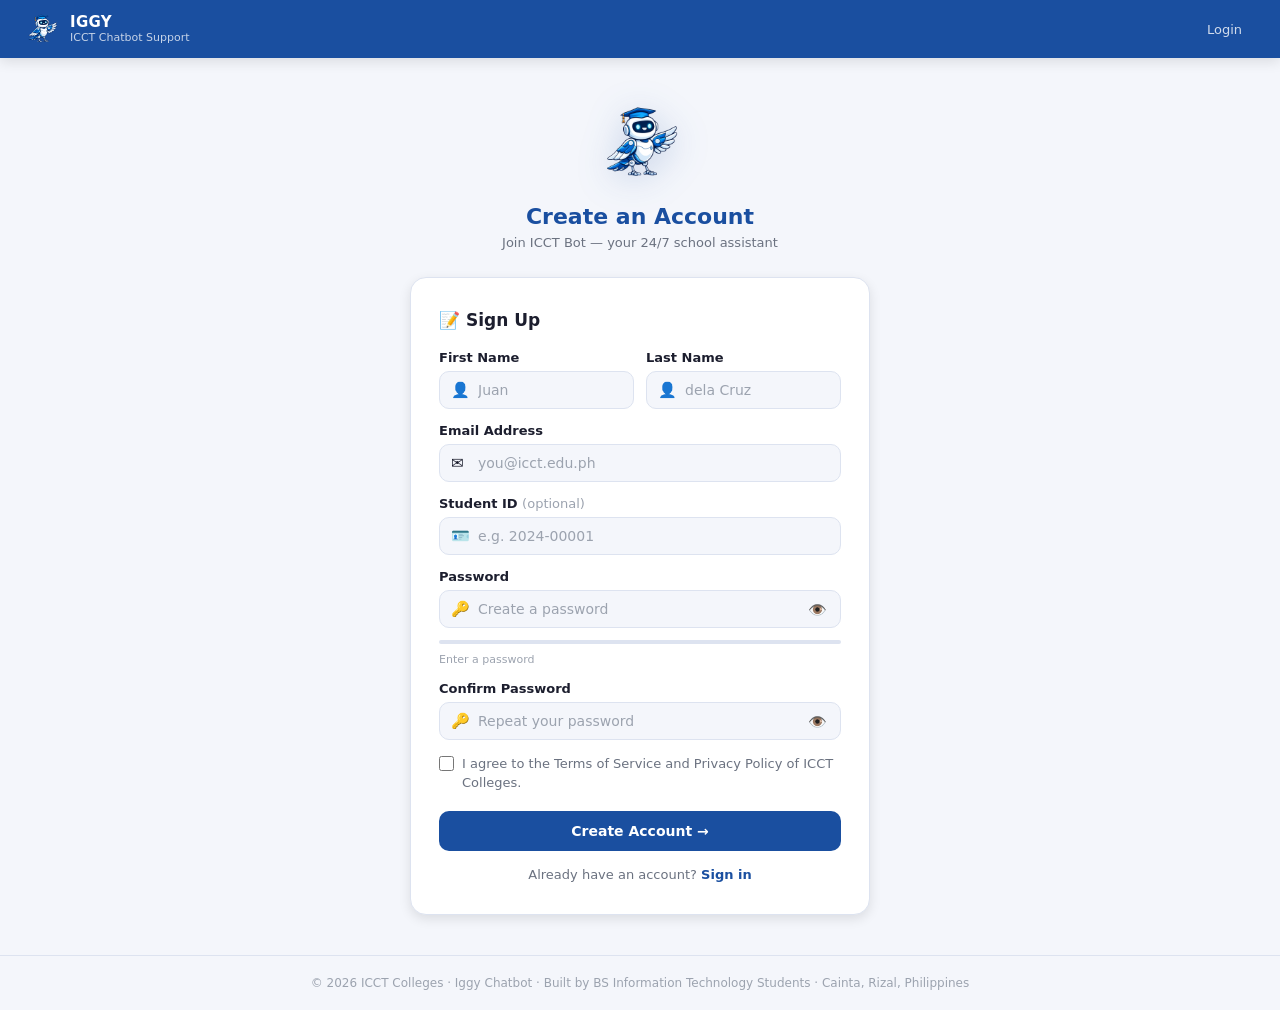
<file: register.html>
<!DOCTYPE html>
<html lang="en">
<head>
  <meta charset="UTF-8" />
  <meta name="viewport" content="width=device-width, initial-scale=1.0"/>
  <title>Register – ICCT Colleges Chatbot</title>
  <style>
    *, *::before, *::after { box-sizing: border-box; margin: 0; padding: 0; }

    :root {
      --primary:       #1a4fa0;
      --primary-dark:  #0e337a;
      --primary-light: #e8effc;
      --accent:        #f5a623;
      --success:       #27ae60;
      --danger:        #e74c3c;
      --bg:            #f4f6fb;
      --surface:       #ffffff;
      --border:        #dde3f0;
      --text:          #1c1e2e;
      --text-muted:    #6b7280;
      --text-light:    #9ca3af;
      --font:          'Segoe UI', system-ui, -apple-system, sans-serif;
      --transition:    0.18s ease;
      --radius-sm:     6px;
      --radius-md:     10px;
      --radius-lg:     16px;
      --shadow-sm:     0 1px 3px rgba(0,0,0,.08);
      --shadow-md:     0 4px 12px rgba(0,0,0,.10);
    }

    body {
      font-family: var(--font);
      background: var(--bg);
      color: var(--text);
      min-height: 100vh;
      display: flex;
      flex-direction: column;
    }

    /* ── Header ── */
    .site-header {
      background: var(--primary);
      color: #fff;
      padding: 0 24px;
      height: 58px;
      display: flex;
      align-items: center;
      justify-content: space-between;
      box-shadow: var(--shadow-md);
      position: sticky;
      top: 0;
      z-index: 100;
    }

    .header-brand { display: flex; align-items: center; gap: 10px; }
    .brand-logo-img { width: 36px; height: 36px; object-fit: contain; }
    .brand-text { display: flex; flex-direction: column; line-height: 1.2; }
    .brand-name { font-size: 15px; font-weight: 700; letter-spacing: .3px; }
    .brand-tagline { font-size: 11px; opacity: .75; }

    .header-nav { display: flex; gap: 4px; }
    .nav-link {
      color: rgba(255,255,255,.8);
      text-decoration: none;
      padding: 6px 14px;
      border-radius: var(--radius-sm);
      font-size: 13px;
      font-weight: 500;
      transition: background var(--transition);
    }
    .nav-link:hover { background: rgba(255,255,255,.18); color: #fff; }

    /* ── Page body ── */
    .page-body {
      flex: 1;
      display: flex;
      align-items: center;
      justify-content: center;
      padding: 40px 16px;
    }

    .login-wrapper {
      width: 100%;
      max-width: 460px;
      display: flex;
      flex-direction: column;
      align-items: center;
      gap: 24px;
    }

    /* Hero */
    .login-hero { text-align: center; }

    .iggy-img {
      width: 90px;
      height: 90px;
      object-fit: contain;
      filter: drop-shadow(0 6px 18px rgba(26,79,160,.20));
      animation: float 3s ease-in-out infinite;
      margin-bottom: 12px;
    }

    @keyframes float {
      0%, 100% { transform: translateY(0); }
      50%       { transform: translateY(-8px); }
    }

    .login-hero h1 { font-size: 22px; font-weight: 800; color: var(--primary); margin-bottom: 4px; }
    .login-hero p  { font-size: 13px; color: var(--text-muted); line-height: 1.5; }

    /* Card */
    .login-card {
      background: var(--surface);
      border: 1px solid var(--border);
      border-radius: var(--radius-lg);
      padding: 32px 28px;
      width: 100%;
      box-shadow: var(--shadow-md);
    }

    .card-title {
      font-size: 17px;
      font-weight: 700;
      color: var(--text);
      margin-bottom: 20px;
      display: flex;
      align-items: center;
      gap: 8px;
    }

    /* Two-column row */
    .form-row {
      display: grid;
      grid-template-columns: 1fr 1fr;
      gap: 12px;
    }

    /* Form group */
    .form-group {
      display: flex;
      flex-direction: column;
      gap: 6px;
      margin-bottom: 14px;
    }

    .form-label { font-size: 13px; font-weight: 600; color: var(--text); }

    .input-wrap { position: relative; }

    .input-icon {
      position: absolute;
      left: 12px;
      top: 50%;
      transform: translateY(-50%);
      font-size: 15px;
      pointer-events: none;
      line-height: 1;
    }

    .form-input {
      width: 100%;
      padding: 10px 14px 10px 38px;
      border: 1px solid var(--border);
      border-radius: var(--radius-md);
      font-family: var(--font);
      font-size: 14px;
      color: var(--text);
      background: var(--bg);
      transition: border-color var(--transition), background var(--transition);
    }

    .form-input:focus {
      outline: none;
      border-color: var(--primary);
      background: #fff;
      box-shadow: 0 0 0 3px rgba(26,79,160,.10);
    }

    .form-input::placeholder { color: var(--text-light); }

    /* Password toggle */
    .toggle-pw {
      position: absolute;
      right: 12px;
      top: 50%;
      transform: translateY(-50%);
      background: none;
      border: none;
      cursor: pointer;
      font-size: 15px;
      color: var(--text-light);
      padding: 2px;
      line-height: 1;
      transition: color var(--transition);
    }
    .toggle-pw:hover { color: var(--primary); }

    /* Password input with toggle needs right padding */
    .has-toggle { padding-right: 42px; }

    /* Field error */
    .field-error { font-size: 11px; color: var(--danger); display: none; }
    .form-group.has-error .form-input  { border-color: var(--danger); background: #fff8f8; }
    .form-group.has-error .field-error { display: block; }

    /* Password strength bar */
    .strength-wrap { margin-top: 6px; }
    .strength-bar {
      height: 4px;
      border-radius: 2px;
      background: var(--border);
      overflow: hidden;
      margin-bottom: 4px;
    }
    .strength-fill {
      height: 100%;
      border-radius: 2px;
      width: 0%;
      transition: width .3s, background .3s;
    }
    .strength-label { font-size: 11px; color: var(--text-light); }

    /* Terms */
    .terms-label {
      display: flex;
      align-items: flex-start;
      gap: 8px;
      font-size: 13px;
      color: var(--text-muted);
      cursor: pointer;
      margin-bottom: 18px;
      line-height: 1.5;
    }
    .terms-label input[type="checkbox"] {
      accent-color: var(--primary);
      width: 15px;
      height: 15px;
      margin-top: 2px;
      flex-shrink: 0;
    }
    .terms-label a { color: var(--primary); text-decoration: none; font-weight: 500; }
    .terms-label a:hover { text-decoration: underline; }

    /* Alert */
    .alert {
      display: none;
      padding: 10px 14px;
      border-radius: var(--radius-md);
      font-size: 13px;
      margin-bottom: 16px;
      align-items: center;
      gap: 8px;
    }
    .alert.show { display: flex; }
    .alert-error   { background: #fff0f0; border: 1px solid #f5c0bb; color: var(--danger); }
    .alert-success { background: #f0faf4; border: 1px solid #a8d9bc; color: var(--success); }

    /* Submit button */
    .login-btn {
      width: 100%;
      padding: 12px;
      background: var(--primary);
      color: #fff;
      border: none;
      border-radius: var(--radius-md);
      font-family: var(--font);
      font-size: 14px;
      font-weight: 700;
      cursor: pointer;
      transition: background var(--transition), transform var(--transition);
      display: flex;
      align-items: center;
      justify-content: center;
      gap: 8px;
    }
    .login-btn:hover { background: var(--primary-dark); }
    .login-btn:active { transform: scale(.98); }
    .login-btn:disabled { background: var(--border); cursor: not-allowed; transform: none; }

    .btn-spinner {
      width: 16px; height: 16px;
      border: 2px solid rgba(255,255,255,.4);
      border-top-color: #fff;
      border-radius: 50%;
      animation: spin .7s linear infinite;
      display: none;
    }
    @keyframes spin { to { transform: rotate(360deg); } }

    /* Already have account */
    .register-text {
      text-align: center;
      font-size: 13px;
      color: var(--text-muted);
      margin-top: 16px;
    }
    .register-text a { color: var(--primary); font-weight: 600; text-decoration: none; }
    .register-text a:hover { text-decoration: underline; }

    /* Toast */
    .toast {
      position: fixed;
      bottom: 24px; left: 50%;
      transform: translateX(-50%) translateY(20px);
      background: #1c1e2e;
      color: #fff;
      padding: 10px 20px;
      border-radius: var(--radius-md);
      font-size: 13px;
      opacity: 0;
      pointer-events: none;
      transition: all .3s ease;
      z-index: 999;
    }
    .toast.show { opacity: 1; transform: translateX(-50%) translateY(0); }

    /* Footer */
    .footer {
      text-align: center;
      padding: 20px;
      font-size: 12px;
      color: var(--text-light);
      border-top: 1px solid var(--border);
    }

    @media (max-width: 480px) {
      .login-card { padding: 24px 18px; }
      .form-row { grid-template-columns: 1fr; }
      .header-nav { display: none; }
    }
  </style>
</head>
<body>

  <!-- ── Header ── -->
  <header class="site-header">
    <div class="header-brand">
      <img src="Iggy.png" alt="Iggy" class="brand-logo-img"/>
      <div class="brand-text">
        <span class="brand-name">IGGY</span>
        <span class="brand-tagline">ICCT Chatbot Support</span>
      </div>
    </div>
    <nav class="header-nav">
      <a href="login.html" class="nav-link">Login</a>
    </nav>
  </header>

  <!-- ── Page ── -->
  <div class="page-body">
    <div class="login-wrapper">

      <!-- Hero -->
      <div class="login-hero">
        <img src="Iggy.png" alt="Iggy the ICCT Chatbot" class="iggy-img"/>
        <h1>Create an Account</h1>
        <p>Join ICCT Bot — your 24/7 school assistant</p>
      </div>

      <!-- Card -->
      <div class="login-card">
        <div class="card-title">📝 Sign Up</div>

        <!-- Alert -->
        <div class="alert alert-error" id="register-alert" role="alert">
          <span>⚠️</span>
          <span id="alert-text">Something went wrong. Please try again.</span>
        </div>

        <!-- Name row -->
        <div class="form-row">
          <div class="form-group" id="group-firstname">
            <label class="form-label" for="firstname">First Name</label>
            <div class="input-wrap">
              <span class="input-icon">👤</span>
              <input type="text" id="firstname" class="form-input" placeholder="Juan" autocomplete="given-name"/>
            </div>
            <span class="field-error">First name is required.</span>
          </div>

          <div class="form-group" id="group-lastname">
            <label class="form-label" for="lastname">Last Name</label>
            <div class="input-wrap">
              <span class="input-icon">👤</span>
              <input type="text" id="lastname" class="form-input" placeholder="dela Cruz" autocomplete="family-name"/>
            </div>
            <span class="field-error">Last name is required.</span>
          </div>
        </div>

        <!-- Email -->
        <div class="form-group" id="group-email">
          <label class="form-label" for="email">Email Address</label>
          <div class="input-wrap">
            <span class="input-icon">✉️</span>
            <input type="email" id="email" class="form-input" placeholder="you@icct.edu.ph" autocomplete="email"/>
          </div>
          <span class="field-error">Please enter a valid email address.</span>
        </div>

        <!-- Student ID (optional) -->
        <div class="form-group" id="group-studentid">
          <label class="form-label" for="studentid">Student ID <span style="font-weight:400;color:var(--text-light)">(optional)</span></label>
          <div class="input-wrap">
            <span class="input-icon">🪪</span>
            <input type="text" id="studentid" class="form-input" placeholder="e.g. 2024-00001"/>
          </div>
        </div>

        <!-- Password -->
        <div class="form-group" id="group-password">
          <label class="form-label" for="password">Password</label>
          <div class="input-wrap">
            <span class="input-icon">🔑</span>
            <input type="password" id="password" class="form-input has-toggle" placeholder="Create a password" autocomplete="new-password"/>
            <button class="toggle-pw" type="button" id="toggle-pw1" aria-label="Show password">👁️</button>
          </div>
          <div class="strength-wrap">
            <div class="strength-bar"><div class="strength-fill" id="strength-fill"></div></div>
            <span class="strength-label" id="strength-label">Enter a password</span>
          </div>
          <span class="field-error">Password must be at least 8 characters.</span>
        </div>

        <!-- Confirm Password -->
        <div class="form-group" id="group-confirm">
          <label class="form-label" for="confirm">Confirm Password</label>
          <div class="input-wrap">
            <span class="input-icon">🔑</span>
            <input type="password" id="confirm" class="form-input has-toggle" placeholder="Repeat your password" autocomplete="new-password"/>
            <button class="toggle-pw" type="button" id="toggle-pw2" aria-label="Show password">👁️</button>
          </div>
          <span class="field-error">Passwords do not match.</span>
        </div>

        <!-- Terms -->
        <label class="terms-label">
          <input type="checkbox" id="terms"/>
          I agree to the Terms of Service and Privacy Policy of ICCT Colleges.
        </label>

        <!-- Submit -->
        <button class="login-btn" id="register-btn" type="button">
          <span class="btn-spinner" id="btn-spinner"></span>
          <span id="btn-label">Create Account →</span>
        </button>

        <p class="register-text">
          Already have an account? <a href="login.html">Sign in</a>
        </p>
      </div>

    </div>
  </div>

  <!-- Toast -->
  <div class="toast" id="toast" role="alert" aria-live="assertive"></div>

  <!-- Footer -->
  <footer class="footer">
    © 2026 ICCT Colleges · Iggy Chatbot · Built by BS Information Technology Students · Cainta, Rizal, Philippines
  </footer>

  <script>
    // ── Helpers ──
    function showToast(msg, duration = 3000) {
      const t = document.getElementById('toast');
      t.textContent = msg;
      t.classList.add('show');
      setTimeout(() => t.classList.remove('show'), duration);
    }

    function showAlert(msg) {
      const box = document.getElementById('register-alert');
      box.classList.remove('alert-success');
      box.classList.add('alert-error');
      document.getElementById('alert-text').textContent = msg;
      box.classList.add('show');
    }

    function showSuccess(msg) {
      const box = document.getElementById('register-alert');
      box.classList.remove('alert-error');
      box.classList.add('alert-success');
      document.getElementById('alert-text').textContent = msg;
      box.classList.add('show');
    }

    function hideAlert() { document.getElementById('register-alert').classList.remove('show'); }

    function setFieldError(groupId, show) {
      document.getElementById(groupId).classList.toggle('has-error', show);
    }

    function setLoading(on) {
      const btn = document.getElementById('register-btn');
      document.getElementById('btn-spinner').style.display = on ? 'block' : 'none';
      document.getElementById('btn-label').textContent = on ? 'Creating account…' : 'Create Account →';
      btn.disabled = on;
    }

    // ── Password strength ──
    document.getElementById('password').addEventListener('input', () => {
      const val = document.getElementById('password').value;
      const fill = document.getElementById('strength-fill');
      const label = document.getElementById('strength-label');

      let score = 0;
      if (val.length >= 8)              score++;
      if (/[A-Z]/.test(val))            score++;
      if (/[0-9]/.test(val))            score++;
      if (/[^A-Za-z0-9]/.test(val))     score++;

      const levels = [
        { w: '0%',   bg: 'transparent', text: 'Enter a password' },
        { w: '25%',  bg: '#e74c3c',     text: 'Weak' },
        { w: '50%',  bg: '#f5a623',     text: 'Fair' },
        { w: '75%',  bg: '#3498db',     text: 'Good' },
        { w: '100%', bg: '#27ae60',     text: 'Strong' },
      ];

      const lvl = val.length === 0 ? levels[0] : levels[Math.min(score, 4)];
      fill.style.width      = lvl.w;
      fill.style.background = lvl.bg;
      label.textContent     = lvl.text;
      label.style.color     = lvl.bg === 'transparent' ? 'var(--text-light)' : lvl.bg;
    });

    // ── Password toggles ──
    function setupToggle(btnId, inputId) {
      document.getElementById(btnId).addEventListener('click', () => {
        const inp = document.getElementById(inputId);
        const btn = document.getElementById(btnId);
        if (inp.type === 'password') {
          inp.type = 'text'; btn.textContent = '🙈';
        } else {
          inp.type = 'password'; btn.textContent = '👁️';
        }
      });
    }
    setupToggle('toggle-pw1', 'password');
    setupToggle('toggle-pw2', 'confirm');

    // ── Validation ──
    function validate() {
      const firstname = document.getElementById('firstname').value.trim();
      const lastname  = document.getElementById('lastname').value.trim();
      const email     = document.getElementById('email').value.trim();
      const password  = document.getElementById('password').value;
      const confirm   = document.getElementById('confirm').value;
      const terms     = document.getElementById('terms').checked;
      let ok = true;

      setFieldError('group-firstname', !firstname); if (!firstname) ok = false;
      setFieldError('group-lastname',  !lastname);  if (!lastname)  ok = false;

      const emailOk = /^[^\s@]+@[^\s@]+\.[^\s@]+$/.test(email);
      setFieldError('group-email', !emailOk); if (!emailOk) ok = false;

      const pwOk = password.length >= 8;
      setFieldError('group-password', !pwOk); if (!pwOk) ok = false;

      const confirmOk = password === confirm && confirm.length > 0;
      setFieldError('group-confirm', !confirmOk); if (!confirmOk) ok = false;

      if (!terms) {
        showAlert('Please agree to the Terms of Service to continue.');
        ok = false;
      }

      return ok;
    }

    // ── Register handler ──
    document.getElementById('register-btn').addEventListener('click', async () => {
      hideAlert();
      if (!validate()) return;

      setLoading(true);

      const BASE_URL = 'https://iggy-chatbot-1-oic6.onrender.com/api';

      try {
        const res = await fetch(`${BASE_URL}/register`, {
          method: 'POST',
          headers: { 'Content-Type': 'application/json' },
          body: JSON.stringify({
            first_name: document.getElementById('firstname').value.trim(),
            last_name:  document.getElementById('lastname').value.trim(),
            email:      document.getElementById('email').value.trim(),
            student_id: document.getElementById('studentid').value.trim(),
            password:   document.getElementById('password').value,
          })
        });

        const data = await res.json();
        if (!res.ok) throw new Error(data.message || 'Registration failed');
        showSuccess('✅ Account created! Redirecting to login…');
        setTimeout(() => { window.location.href = 'login.html'; }, 1500);

      } catch (err) {
        showAlert(err.message || 'Registration failed. Please try again.');
      } finally {
        setLoading(false);
      }
    });

    // ── Clear errors on input ──
    ['firstname','lastname','email','password','confirm'].forEach(id => {
      document.getElementById(id).addEventListener('input', () => {
        const groupMap = {
          firstname: 'group-firstname', lastname: 'group-lastname',
          email: 'group-email', password: 'group-password', confirm: 'group-confirm'
        };
        setFieldError(groupMap[id], false);
        hideAlert();
      });
    });
  </script>

</body>
</html>
</file>
<file: css/style.css>
/* =====================================================
   ICCT Colleges Chatbot – Stylesheet
   Component 1: Web-Based Chat Interface (Front-End)
   ===================================================== */

/* ── Reset & Variables ── */
*, *::before, *::after { box-sizing: border-box; margin: 0; padding: 0; }

/* Iggy mascot image styles */
.bot-avatar-img {
  width: 38px;
  height: 38px;
  border-radius: 50%;
  object-fit: cover;
}

.brand-logo-img {
  width: 36px;
  height: 36px;
  object-fit: contain;
}

.welcome-icon-img {
  width: 80px;
  height: 65px;
  object-fit: contain;
  margin-bottom: 3px;
  
}
.card-icon-img {
  width: 100px;
  height: 90px;
  object-fit: contain;
  margin-bottom: 5px;
  
}




:root {
  --primary:       #1a4fa0;
  --primary-dark:  #0e337a;
  --primary-light: #e8effc;
  --accent:        #f5a623;
  --success:       #27ae60;
  --danger:        #e74c3c;
  --bg:            #f4f6fb;
  --surface:       #ffffff;
  --border:        #dde3f0;
  --text:          #1c1e2e;
  --text-muted:    #6b7280;
  --text-light:    #9ca3af;
  --radius-sm:     6px;
  --radius-md:     10px;
  --radius-lg:     16px;
  --shadow-sm:     0 1px 3px rgba(0,0,0,.08);
  --shadow-md:     0 4px 12px rgba(0,0,0,.10);
  --font:          'Segoe UI', system-ui, -apple-system, sans-serif;
  --transition:    0.18s ease;
}

body {
  font-family: var(--font);
  background: var(--bg);
  color: var(--text);
  min-height: 100vh;
  display: flex;
  flex-direction: column;
}

/* ── Header ── */
.site-header {
  background: var(--primary);
  color: #fff;
  padding: 0 24px;
  height: 58px;
  display: flex;
  align-items: center;
  justify-content: space-between;
  box-shadow: var(--shadow-md);
  position: sticky;
  top: 0;
  z-index: 100;
}

.header-brand { display: flex; align-items: center; gap: 10px; }
.brand-logo { font-size: 24px; }
.brand-text { display: flex; flex-direction: column; line-height: 1.2; }
.brand-name { font-size: 15px; font-weight: 700; letter-spacing: .3px; }
.brand-tagline { font-size: 11px; opacity: .75; }

.header-nav { display: flex; gap: 4px; }
.nav-link {
  color: rgba(255,255,255,.8);
  text-decoration: none;
  padding: 6px 14px;
  border-radius: var(--radius-sm);
  font-size: 13px;
  font-weight: 500;
  transition: background var(--transition);
}
.nav-link:hover, .nav-link.active {
  background: rgba(255,255,255,.18);
  color: #fff;
}

/* ── Layout ── */
.main-layout {
  display: grid;
  grid-template-columns: 230px 1fr;
  gap: 0;
  flex: 1;
  max-width: 1200px;
  width: 100%;
  margin: 0 auto;
  padding: 20px 16px;
  gap: 16px;
}

/* ── Sidebar ── */
.sidebar {
  background: var(--surface);
  border: 1px solid var(--border);
  border-radius: var(--radius-lg);
  padding: 16px;
  display: flex;
  flex-direction: column;
  gap: 8px;
  height: fit-content;
  position: sticky;
  top: 76px;
  box-shadow: var(--shadow-sm);
}

.sidebar-title {
  font-size: 11px;
  text-transform: uppercase;
  letter-spacing: .8px;
  color: var(--text-light);
  font-weight: 600;
  padding: 4px 0;
}

.topic-list, .history-list { list-style: none; display: flex; flex-direction: column; gap: 2px; }

.topic-item {
  padding: 8px 10px;
  border-radius: var(--radius-sm);
  font-size: 13px;
  cursor: pointer;
  transition: background var(--transition), color var(--transition);
  color: var(--text-muted);
}
.topic-item:hover { background: var(--primary-light); color: var(--primary); }

.sidebar-divider { border: none; border-top: 1px solid var(--border); margin: 4px 0; }

.history-empty { font-size: 12px; color: var(--text-light); padding: 6px 10px; font-style: italic; }

.history-item {
  padding: 7px 10px;
  border-radius: var(--radius-sm);
  font-size: 12px;
  color: var(--text-muted);
  cursor: pointer;
  white-space: nowrap;
  overflow: hidden;
  text-overflow: ellipsis;
  transition: background var(--transition);
}
.history-item:hover { background: var(--bg); }

.clear-btn {
  margin-top: 8px;
  padding: 8px;
  border: 1px solid var(--border);
  border-radius: var(--radius-sm);
  background: transparent;
  color: var(--text-muted);
  font-size: 12px;
  cursor: pointer;
  transition: all var(--transition);
  width: 100%;
}
.clear-btn:hover { background: #fff0f0; color: var(--danger); border-color: #f5c0bb; }

/* ── Chat Container ── */
.chat-container {
  background: var(--surface);
  border: 1px solid var(--border);
  border-radius: var(--radius-lg);
  display: flex;
  flex-direction: column;
  height: calc(100vh - 100px);
  min-height: 500px;
  box-shadow: var(--shadow-sm);
  overflow: hidden;
}

.chat-header {
  padding: 14px 18px;
  border-bottom: 1px solid var(--border);
  display: flex;
  align-items: center;
  justify-content: space-between;
  background: var(--surface);
  flex-shrink: 0;
}

.bot-info { display: flex; align-items: center; gap: 10px; }
.bot-avatar { font-size: 28px; }
.bot-details { display: flex; flex-direction: column; line-height: 1.3; }
.bot-name { font-size: 14px; font-weight: 600; }
.bot-status { font-size: 11px; color: var(--text-light); display: flex; align-items: center; gap: 4px; }
.status-dot {
  width: 7px; height: 7px; border-radius: 50%;
  background: var(--success);
  display: inline-block;
  animation: pulse 2s infinite;
}
@keyframes pulse { 0%,100%{opacity:1} 50%{opacity:.4} }

.chat-actions { display: flex; gap: 4px; }
.icon-btn {
  padding: 6px 8px;
  border: 1px solid var(--border);
  border-radius: var(--radius-sm);
  background: transparent;
  cursor: pointer;
  font-size: 14px;
  transition: background var(--transition);
}
.icon-btn:hover { background: var(--bg); }

/* ── Messages ── */
.messages-area {
  flex: 1;
  overflow-y: auto;
  padding: 20px 18px;
  display: flex;
  flex-direction: column;
  gap: 16px;
  scroll-behavior: smooth;
}

.messages-area::-webkit-scrollbar { width: 5px; }
.messages-area::-webkit-scrollbar-track { background: transparent; }
.messages-area::-webkit-scrollbar-thumb { background: var(--border); border-radius: 3px; }

/* Message rows */
.msg-row { display: flex; gap: 8px; max-width: 80%; }
.msg-row.bot { align-self: flex-start; }
.msg-row.user { align-self: flex-end; flex-direction: row-reverse; }

.msg-avatar-sm {
  width: 30px; height: 30px;
  border-radius: 50%;
  background: var(--primary-light);
  display: flex; align-items: center; justify-content: center;
  font-size: 14px;
  flex-shrink: 0;
  align-self: flex-end;
}
.msg-row.user .msg-avatar-sm { background: var(--accent); }

.msg-bubble {
  padding: 10px 14px;
  border-radius: var(--radius-lg);
  font-size: 14px;
  line-height: 1.6;
  word-break: break-word;
}

.msg-row.bot .msg-bubble {
  background: var(--bg);
  border: 1px solid var(--border);
  border-bottom-left-radius: var(--radius-sm);
  color: var(--text);
}
.msg-row.user .msg-bubble {
  background: var(--primary);
  color: #fff;
  border-bottom-right-radius: var(--radius-sm);
}

.msg-meta {
  font-size: 10px;
  color: var(--text-light);
  margin-top: 4px;
  padding: 0 4px;
}
.msg-row.user .msg-meta { text-align: right; }

/* Typing indicator */
.typing-row { display: flex; gap: 8px; align-self: flex-start; }
.typing-bubble {
  background: var(--bg);
  border: 1px solid var(--border);
  border-radius: var(--radius-lg);
  border-bottom-left-radius: var(--radius-sm);
  padding: 12px 16px;
  display: flex;
  gap: 5px;
  align-items: center;
}
.typing-dot {
  width: 7px; height: 7px; border-radius: 50%;
  background: var(--text-light);
  animation: typing 1.3s infinite;
}
.typing-dot:nth-child(2) { animation-delay: .15s; }
.typing-dot:nth-child(3) { animation-delay: .3s; }
@keyframes typing { 0%,60%,100%{transform:translateY(0)} 30%{transform:translateY(-7px)} }

/* Welcome card */
.welcome-card {
  background: linear-gradient(135deg, var(--primary-light) 0%, #fff 100%);
  border: 1px solid var(--border);
  border-radius: var(--radius-lg);
  padding: 20px;
  text-align: center;
  margin: auto;
  max-width: 380px;
}
.welcome-icon { font-size: 44px; margin-bottom: 10px; }
.welcome-title { font-size: 18px; font-weight: 700; color: var(--primary); margin-bottom: 6px; }
.welcome-sub { font-size: 13px; color: var(--text-muted); line-height: 1.5; }

/* ── Suggestions ── */
.suggestions-bar {
  padding: 10px 18px;
  border-top: 1px solid var(--border);
  display: flex;
  gap: 6px;
  flex-wrap: wrap;
  flex-shrink: 0;
  background: var(--surface);
}

.suggestion-chip {
  font-size: 12px;
  padding: 5px 12px;
  border: 1px solid var(--border);
  border-radius: 20px;
  background: var(--bg);
  color: var(--text-muted);
  cursor: pointer;
  transition: all var(--transition);
  white-space: nowrap;
}
.suggestion-chip:hover {
  background: var(--primary-light);
  border-color: var(--primary);
  color: var(--primary);
}

/* ── Input Area ── */
.input-area {
  padding: 12px 18px 16px;
  display: flex;
  gap: 10px;
  align-items: flex-end;
  border-top: 1px solid var(--border);
  background: var(--surface);
  flex-shrink: 0;
}

.input-wrapper { flex: 1; position: relative; }

.user-input {
  width: 100%;
  padding: 10px 48px 10px 14px;
  border: 1px solid var(--border);
  border-radius: var(--radius-md);
  font-family: var(--font);
  font-size: 14px;
  resize: none;
  min-height: 42px;
  max-height: 110px;
  overflow-y: auto;
  color: var(--text);
  background: var(--bg);
  transition: border-color var(--transition);
  line-height: 1.5;
}
.user-input:focus { outline: none; border-color: var(--primary); background: #fff; }
.user-input::placeholder { color: var(--text-light); }

.char-count {
  position: absolute;
  bottom: 8px; right: 10px;
  font-size: 10px;
  color: var(--text-light);
  pointer-events: none;
}

.send-btn {
  width: 42px; height: 42px;
  border-radius: 50%;
  border: none;
  background: var(--primary);
  color: #fff;
  font-size: 16px;
  cursor: pointer;
  flex-shrink: 0;
  transition: background var(--transition), transform var(--transition);
  display: flex; align-items: center; justify-content: center;
}
.send-btn:hover { background: var(--primary-dark); }
.send-btn:active { transform: scale(.93); }
.send-btn:disabled { background: var(--border); cursor: not-allowed; }

/* ── Toast ── */
.toast {
  position: fixed;
  bottom: 24px; left: 50%;
  transform: translateX(-50%) translateY(20px);
  background: #1c1e2e;
  color: #fff;
  padding: 10px 20px;
  border-radius: var(--radius-md);
  font-size: 13px;
  opacity: 0;
  pointer-events: none;
  transition: all .3s ease;
  z-index: 999;
}
.toast.show { opacity: 1; transform: translateX(-50%) translateY(0); }

/* ── Error bubble ── */
.error-bubble { background: #fff0f0 !important; border-color: #f5c0bb !important; color: var(--danger) !important; }

/* ── Responsive ── */
@media (max-width: 768px) {
  .main-layout { grid-template-columns: 1fr; padding: 8px; }
  .sidebar { display: none; }
  .chat-container { height: calc(100vh - 76px); }
  .header-nav { display: flex; gap: 2px; }
  .nav-link { padding: 5px 8px; font-size: 12px; }
  .profile-btn { padding: 4px 8px 4px 4px; font-size: 12px; }
  .input-area { padding: 8px 10px 12px; }
  .user-input { font-size: 14px; }
  .send-btn { width: 38px; height: 38px; }
}
</file>
